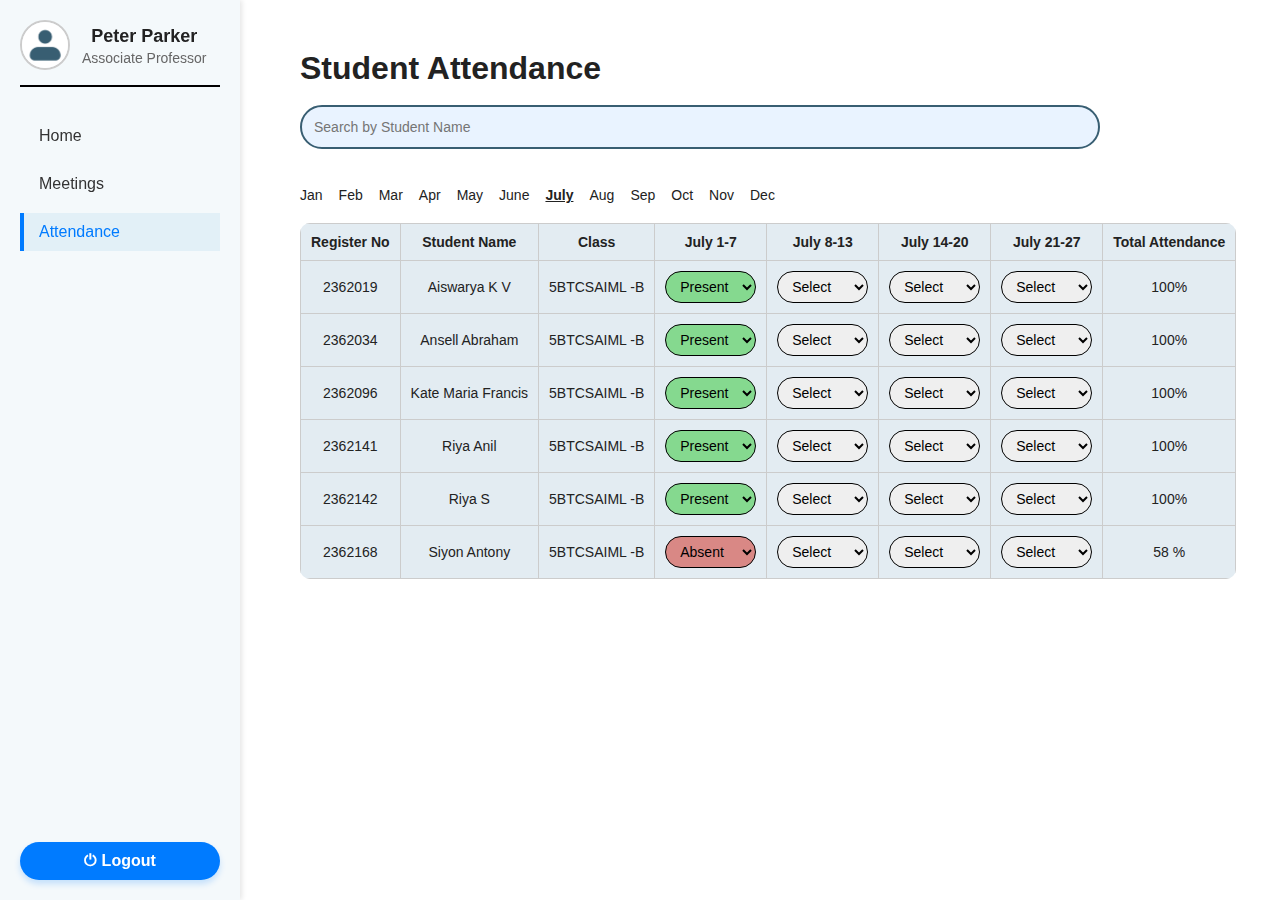
<file: Index.html>
<!DOCTYPE html>
<html lang="en">
<head>
  <meta charset="UTF-8" />
  <meta name="viewport" content="width=device-width, initial-scale=1.0"/>
  <title>Student Attendance</title>
  <link rel="stylesheet" href="style.css" />
</head>
<body>

  <!-- Header -->
  <div class="container">
   <aside class="sidebar">
  <div class="profile" style=" font-family:'Inter', sans-serif">
    <img src="profileIcon.png" alt="Profile Picture" class="profile-pic" />
    <div class="profile-info">
      <h3>Peter Parker</h3>
      <p>Associate Professor</p>
    </div>
  </div>
  <nav class="menu">
    <a class="menu-item" href="index.html">Home</a>
    <a class="menu-item" href="Meetings.html">Meetings</a>
    <a class="menu-item active" href="Attendance.html">Attendance</a>
  </nav>

  <a class="logout" href="#">⏻ Logout</a>
   
 

</aside>

  <!-- Attendance Section -->
  <section class="attendance">
    <h1>Student Attendance</h1>
    <br>
    <div class="search-bar">
      <input type="text" placeholder="Search by Student Name">
    </div>
    <br>
    <div class="months">
      <span>Jan</span>
      <span>Feb</span>
      <span>Mar</span>
      <span>Apr</span>
      <span>May</span>
      <span>June</span>
      <span class="active">July</span>
      <span>Aug</span>
      <span>Sep</span>
      <span>Oct</span>
      <span>Nov</span>
      <span>Dec</span>
    </div>

    <table>
      <thead>
        <tr>
          <th>Register No</th>
          <th>Student Name</th>
          <th>Class</th>
          <th>July 1-7</th>
          <th>July 8-13</th>
          <th>July 14-20</th>
          <th>July 21-27</th>
          <th>Total Attendance</th>
        </tr>
      </thead>
      <tbody>
        <tr>
          <td>2362019</td>
          <td>Aiswarya K V</td>
          <td>5BTCSAIML -B</td>
          <td>
            <select class="present">
              <option selected>Present</option>
              <option>Absent</option>
            </select>
          </td>
          <td>
            <select>
              <option disabled selected>Select</option>
              <option>Present</option>
              <option>Absent</option>
            </select>
          </td>
          <td>
            <select>
              <option disabled selected>Select</option>
              <option>Present</option>
              <option>Absent</option>
            </select>
          </td>
          <td>
            <select>
              <option disabled selected>Select</option>
              <option>Present</option>
              <option>Absent</option>
            </select>
          </td>
          <td>100%</td>
        </tr>

        <tr>
          <td>2362034</td>
          <td>Ansell Abraham</td>
          <td>5BTCSAIML -B</td>
          <td>
            <select class="present">
              <option selected>Present</option>
              <option>Absent</option>
            </select>
          </td>
          <td>
            <select>
              <option disabled selected>Select</option>
              <option>Present</option>
              <option>Absent</option>
            </select>
          </td>
          <td>
            <select>
              <option disabled selected>Select</option>
              <option>Present</option>
              <option>Absent</option>
            </select>
          </td>
          <td>
            <select>
              <option disabled selected>Select</option>
              <option>Present</option>
              <option>Absent</option>
            </select>
          </td>
          <td>100%</td>
        </tr>

        <tr>
          <td>2362096</td>
          <td>Kate Maria Francis</td>
          <td>5BTCSAIML -B</td>
          <td>
            <select class="present">
              <option selected>Present</option>
              <option>Absent</option>
            </select>
          </td>
          <td>
            <select>
              <option disabled selected>Select</option>
              <option>Present</option>
              <option>Absent</option>
            </select>
          </td>
          <td>
            <select>
              <option disabled selected>Select</option>
              <option>Present</option>
              <option>Absent</option>
            </select>
          </td>
          <td>
            <select>
              <option disabled selected>Select</option>
              <option>Present</option>
              <option>Absent</option>
            </select>
          </td>
          <td>100%</td>
        </tr>

        <tr>
          <td>2362141</td>
          <td>Riya Anil</td>
          <td>5BTCSAIML -B</td>
          <td>
            <select class="present">
              <option selected>Present</option>
              <option>Absent</option>
            </select>
          </td>
          <td>
            <select>
              <option disabled selected>Select</option>
              <option>Present</option>
              <option>Absent</option>
            </select>
          </td>
          <td>
            <select>
              <option disabled selected>Select</option>
              <option>Present</option>
              <option>Absent</option>
            </select>
          </td>
          <td>
            <select>
              <option disabled selected>Select</option>
              <option>Present</option>
              <option>Absent</option>
            </select>
          </td>
          <td>100%</td>
        </tr>

        <tr>
          <td>2362142</td>
          <td>Riya S</td>
          <td>5BTCSAIML -B</td>
          <td>
            <select class="present">
              <option selected>Present</option>
              <option>Absent</option>
            </select>
          </td>
          <td>
            <select>
              <option disabled selected>Select</option>
              <option>Present</option>
              <option>Absent</option>
            </select>
          </td>
          <td>
            <select>
              <option disabled selected>Select</option>
              <option>Present</option>
              <option>Absent</option>
            </select>
          </td>
          <td>
            <select>
              <option disabled selected>Select</option>
              <option>Present</option>
              <option>Absent</option>
            </select>
          </td>
          <td>100%</td>
        </tr>

        <tr>
          <td>2362168</td>
          <td>Siyon Antony</td>
          <td>5BTCSAIML -B</td>
          <td>
            <select class="absent">
              <option>Present</option>
              <option selected>Absent</option>
            </select>
          </td>
          <td>
            <select>
              <option disabled selected>Select</option>
              <option>Present</option>
              <option>Absent</option>
            </select>
          </td>
          <td>
            <select>
              <option disabled selected>Select</option>
              <option>Present</option>
              <option>Absent</option>
            </select>
          </td>
          <td>
            <select>
              <option disabled selected>Select</option>
              <option>Present</option>
              <option>Absent</option>
            </select>
          </td>
          <td>58 %</td>
        </tr>

      </tbody>
    </table>
  </section>
</div>
</body>
</html>
</file>
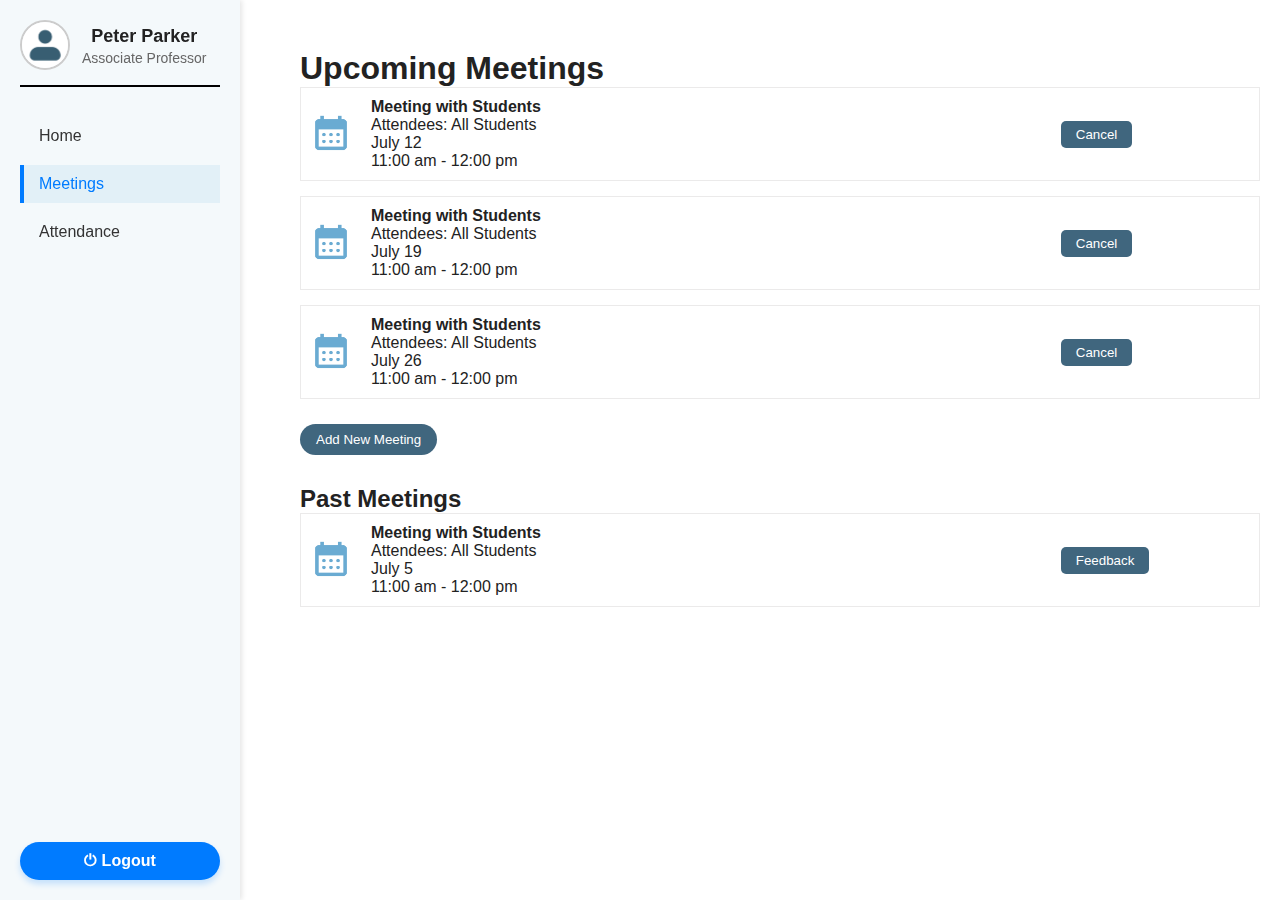
<file: Meetings.html>
<!DOCTYPE html>
<html lang="en">
<head>
  <meta charset="UTF-8" />
  <meta name="viewport" content="width=device-width, initial-scale=1.0"/>
  <title>Meetings</title>

  <link rel="stylesheet" href="style.css" />
</head>
<body>
  <div class="container">
   <aside class="sidebar">
  <div class="profile" style=" font-family:'Inter', sans-serif">
    <img src="profileIcon.png" alt="Profile Picture" class="profile-pic" />
    <div class="profile-info">
      <h3>Peter Parker</h3>
      <p>Associate Professor</p>
    </div>
  </div>

  <nav class="menu">
    <a class="menu-item" href="index.html">Home</a>
    <a class="menu-item active" href="Meetings.html">Meetings</a>
    <a class="menu-item" href="Attendance.html">Attendance</a>
  </nav>

  <a class="logout" href="#">⏻ Logout</a>
   
 

</aside>

 
<main class="main-content">
  <!-- Meetings Section -->
  <section class="meetings">
    <h1>Upcoming Meetings</h1>
    <div class="meeting-card">
      <img src="cal.png"/>
      <div>
        <strong>Meeting with Students</strong><br/>
        Attendees: All Students<br/>
        July 12<br/>
        11:00 am - 12:00 pm
      </div>
      <button>Cancel</button>
    </div>

    <div class="meeting-card">
      <img src="cal.png"/>
      <div class="card">
        <p><strong>Meeting with Students</strong></p>
        <p>Attendees: All Students</p>
        <p>July 19</p>
        <p>11:00 am - 12:00 pm</p>
      </div>
      <button>Cancel</button>
    </div>

    <div class="meeting-card">
      <img src="cal.png"/>
      <div>
        <strong>Meeting with Students</strong><br/>
        Attendees: All Students<br/>
        July 26<br/>
        11:00 am - 12:00 pm
      </div>
      <button>Cancel</button>
    </div>

    <button class="add-meeting">Add New Meeting</button>

    <h2 style="margin-top: 30px;">Past Meetings</h2>
    <div class="meeting-card">
      <img src="cal.png"/>
      <div>
        <strong>Meeting with Students</strong><br/>
        Attendees: All Students<br/>
        July 5<br/>
        11:00 am - 12:00 pm
      </div>
      <button>Feedback</button>
    </div>
  </section>

</main>
</div>
</body>
</html>
</file>
<file: style.css>
* {
  margin: 0;
  padding: 0;
  box-sizing: border-box;
}

.sidebar {
  width: 240px;
  background-color: #f4f9fb;
  padding: 20px;
  display: flex;
  flex-direction: column;
  justify-content: space-between;
  box-shadow: 2px 0 5px rgba(0,0,0,0.1);
  position: fixed;
  top: 0;
  left: 0;
  bottom: 0;
  
}

.profile {
  display: flex;
   align-items: center;
  text-align: center;
  gap: 10px;
  border-bottom:2px solid #000;
  border-bottom: 2px solid #ddd;
  padding-left: 0px;
  padding-bottom: 15px;
}

.avatar {
  width: 40px;
  height: 40px;
  background-color: #cbd8e1;
  border-radius: 50%;
}

.profile-info h3 {
  font-size: 18px;
  font-weight: 600;
  color: #222;
 

  margin: 0;
  line-height: 1.4;
}

.profile-info p {
  font-size: 14px;
  color: #666;
  margin: 0px;
}

.menu {
  margin-top: 30px;
}

.menu-item {
  display: block;
  padding: 10px 15px;
  text-decoration: none;
  color: #333;
  background-color: transparent;
  border-left: 4px solid transparent;
  margin-bottom: 10px;
  font-weight: 500;
  transition: all 0.2s ease;
}

.menu-item:hover {
  background-color: #e2f0f7;
  border-left: 4px solid #007bff;
  color: #007bff;
}

.menu-item.active {
  background-color: #e2f0f7;
  border-left: 4px solid #007bff;
  color: #007bff;
}
.profile-pic {
  width: 50px;
  height: 50px;
  border-radius: 50%;
  object-fit: cover;
  border: 2px solid #ccc;
}

.profile {
  display: flex;
  align-items: center;
  gap: 12px;
  border-bottom: 2px solid #000;
  padding-bottom: 15px;
}

.logout {
  display: flex;
  align-items: center;
  justify-content: center;
  gap: 10px;
  text-decoration: none;
  color: white;
  background-color: #007bff;
  font-weight: 600;
  padding: 10px 20px;
  margin-top: auto;
  border-radius: 30px;
  transition: background-color 0.3s ease, transform 0.2s ease;
  box-shadow: 0 4px 6px rgba(0, 123, 255, 0.2);
}

.logout:hover {
  background-color: #0056b3;
  transform: translateY(-2px);
}

.logout-icon-img {
  width: 18px;
  height: 18px;
  filter: brightness(0) invert(1); /* makes icon white */
}

.logout:hover {
  background-color: #0056b3;
  transform: translateY(-2px);
}

.logout-icon {
  font-size: 16px;
}



.container {
  display: flex;
  height: 100vh;
  overflow: hidden;
}



body {
  font-family: 'Inter', sans-serif;
  background-color: #f5f5f5;
}

body {
  font-family: 'Segoe UI', sans-serif;
  margin: 0;
  padding: 0;
  background: #fff;
  color: #222;
}


header {
  background: #fff;
  border-bottom: 1px solid #ccc;
  padding: 10px 20px;
}

.main-content {
  margin-left: 280px; 
  padding: 20px;
  flex-grow: 1;
  overflow-y: auto;
  height: 100vh;
  box-sizing: border-box;
  margin-top: 30px;
  
}

.meeting-card {
  display: flex;
  align-items: center;
  border: 0.5px solid #ebeaea;
  gap: 20px;
  margin-bottom: 15px;
  padding: 10px;
}

.meeting-card img {
  width: 40px;
  height: 40px;
}

.meeting-card button {
  margin-left:500px;
  background: #40667e;
  color: white;
  border: none;
  padding: 6px 15px;
  border-radius: 5px;
  cursor: default;
  
}


.add-meeting {
  background: #40667e;
  color: white;
  padding: 8px 16px;
  border: none;
  border-radius: 20px;
  margin-top: 10px;
}


.search-bar input {
  width: 1000px;
  padding: 12px;
  border-radius: 25px;
  border: 2px solid #385e72;
  background-color: #e9f3ff;
  font-size: 14px;
}


.months {
  margin: 20px 0;
  font-size: 14px;
  display: flex;
  gap: 16px;
  flex-wrap: wrap;
}

.months span {
  cursor: pointer;
}

.months .active {
  font-weight: bold;
  text-decoration: underline;
}


table {
  width: 100%;
  border-collapse: collapse;
  background: #e3ecf2;
  border-radius: 10px;
  overflow: hidden;
  margin-top: 10px;
}

th, td {
  border: 1px solid #ccc;
  padding: 10px;
  text-align: center;
  font-size: 14px;
}


select {
  padding: 6px 10px;
  border-radius: 50px;
  border: 1px solid #000000;
  font-size: 14px;
}


select.present {
  background-color: #85D98F;
  color: black;
}


select.absent {
  background-color: #D98885;
  color: black;
}

.attendance{
  margin-left: 300px;
  margin-top: 50px;
}


.search-bar input {
  width: 800px;
  padding: 12px;
  border-radius: 25px;
  border: 2px solid #385e72;
  background-color: #e9f3ff;
  font-size: 14px;
}


.months {
  margin: 20px 0;
  font-size: 14px;
  display: flex;
  gap: 16px;
  flex-wrap: wrap;
}

.months span {
  cursor: pointer;
}

.months .active {
  font-weight: bold;
  text-decoration: underline;
}


table {
  width: 100%;
  border-collapse: collapse;
  background: #e3ecf2;
  border-radius: 10px;
  overflow: hidden;
  margin-top: 10px;
}

th, td {
  border: 1px solid #ccc;
  padding: 10px;
  text-align: center;
  font-size: 14px;
}


select {
  padding: 6px 10px;
  border-radius: 50px;
  border: 1px solid #000000;
  font-size: 14px;
}


select.present {
  background-color: #85D98F;
  color: black;
}


select.absent {
  background-color: #D98885;
  color: black;
}
</file>
